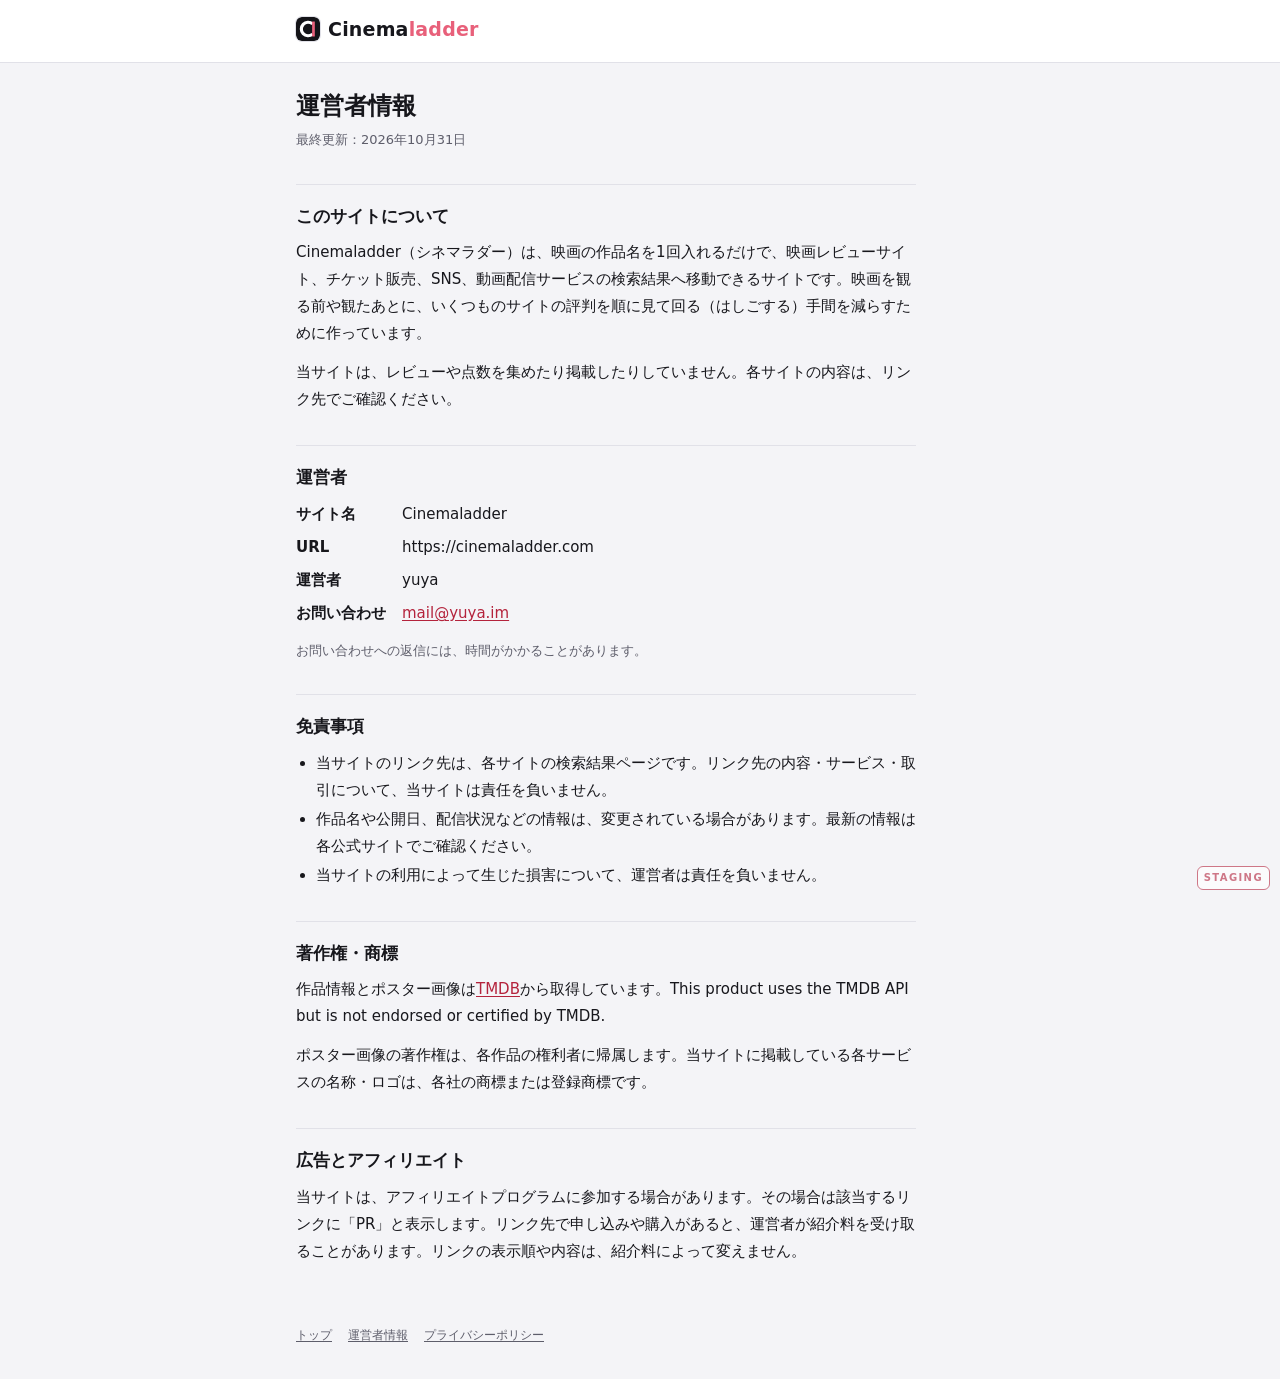
<file: about.html>
<!doctype html>
<html lang="ja">
<head>
<meta charset="utf-8">
<meta name="viewport" content="width=device-width,initial-scale=1,viewport-fit=cover">
<title>運営者情報 - Cinemaladder</title>
<meta name="description" content="Cinemaladderの運営者情報、お問い合わせ先、免責事項です。">
<link rel="canonical" href="https://cinemaladder.com/about">
<link rel="icon" href="favicon.ico" sizes="48x48">
<link rel="icon" href="favicon.svg" type="image/svg+xml">
<link rel="apple-touch-icon" href="apple-touch-icon.png">
<meta name="theme-color" content="#FFFFFF" media="(prefers-color-scheme: light)">
<meta name="theme-color" content="#111115" media="(prefers-color-scheme: dark)">
<link rel="stylesheet" href="pages.css">
</head>
<body>
<header><div class="wrap"><a class="logo" href="./" aria-label="Cinemaladderトップへ"><svg class="mark" viewBox="0 0 32 32" width="24" height="24" aria-hidden="true"><rect width="32" height="32" rx="7" fill="#141418"/><path d="M22 9.2A9 9 0 1 0 22 22.8" fill="none" stroke="#FFFFFF" stroke-width="4.2"/><rect x="21.5" y="6" width="3.6" height="20" fill="#E8607A"/></svg><span>Cinema<span class="lad">ladder</span></span></a></div></header>
<main class="wrap">
<article>
<h1>運営者情報</h1>
<p class="lead">最終更新：2026年10月31日</p>

<h2>このサイトについて</h2>
<p>Cinemaladder（シネマラダー）は、映画の作品名を1回入れるだけで、映画レビューサイト、チケット販売、SNS、動画配信サービスの検索結果へ移動できるサイトです。映画を観る前や観たあとに、いくつものサイトの評判を順に見て回る（はしごする）手間を減らすために作っています。</p>
<p>当サイトは、レビューや点数を集めたり掲載したりしていません。各サイトの内容は、リンク先でご確認ください。</p>

<h2>運営者</h2>
<dl>
  <dt>サイト名</dt><dd>Cinemaladder</dd>
  <dt>URL</dt><dd>https://cinemaladder.com</dd>
  <dt>運営者</dt><dd>yuya</dd>
  <dt>お問い合わせ</dt><dd><a href="mailto:mail@yuya.im">mail@yuya.im</a></dd>
</dl>
<p class="note">お問い合わせへの返信には、時間がかかることがあります。</p>

<h2>免責事項</h2>
<ul>
  <li>当サイトのリンク先は、各サイトの検索結果ページです。リンク先の内容・サービス・取引について、当サイトは責任を負いません。</li>
  <li>作品名や公開日、配信状況などの情報は、変更されている場合があります。最新の情報は各公式サイトでご確認ください。</li>
  <li>当サイトの利用によって生じた損害について、運営者は責任を負いません。</li>
</ul>

<h2>著作権・商標</h2>
<p>作品情報とポスター画像は<a href="https://www.themoviedb.org" target="_blank" rel="noopener">TMDB</a>から取得しています。This product uses the TMDB API but is not endorsed or certified by TMDB.</p>
<p>ポスター画像の著作権は、各作品の権利者に帰属します。当サイトに掲載している各サービスの名称・ロゴは、各社の商標または登録商標です。</p>

<h2>広告とアフィリエイト</h2>
<p>当サイトは、アフィリエイトプログラムに参加する場合があります。その場合は該当するリンクに「PR」と表示します。リンク先で申し込みや購入があると、運営者が紹介料を受け取ることがあります。リンクの表示順や内容は、紹介料によって変えません。</p>
</article>
</main>
<footer><div class="wrap"><a href="./">トップ</a><a href="about">運営者情報</a><a href="privacy">プライバシーポリシー</a></div></footer>
<p class="envbadge" id="envbadge" hidden aria-hidden="true">STAGING</p>
<script>document.getElementById("envbadge").hidden=/^(www\.)?cinemaladder\.com$/.test(location.hostname)</script>
</body>
</html>
</file>
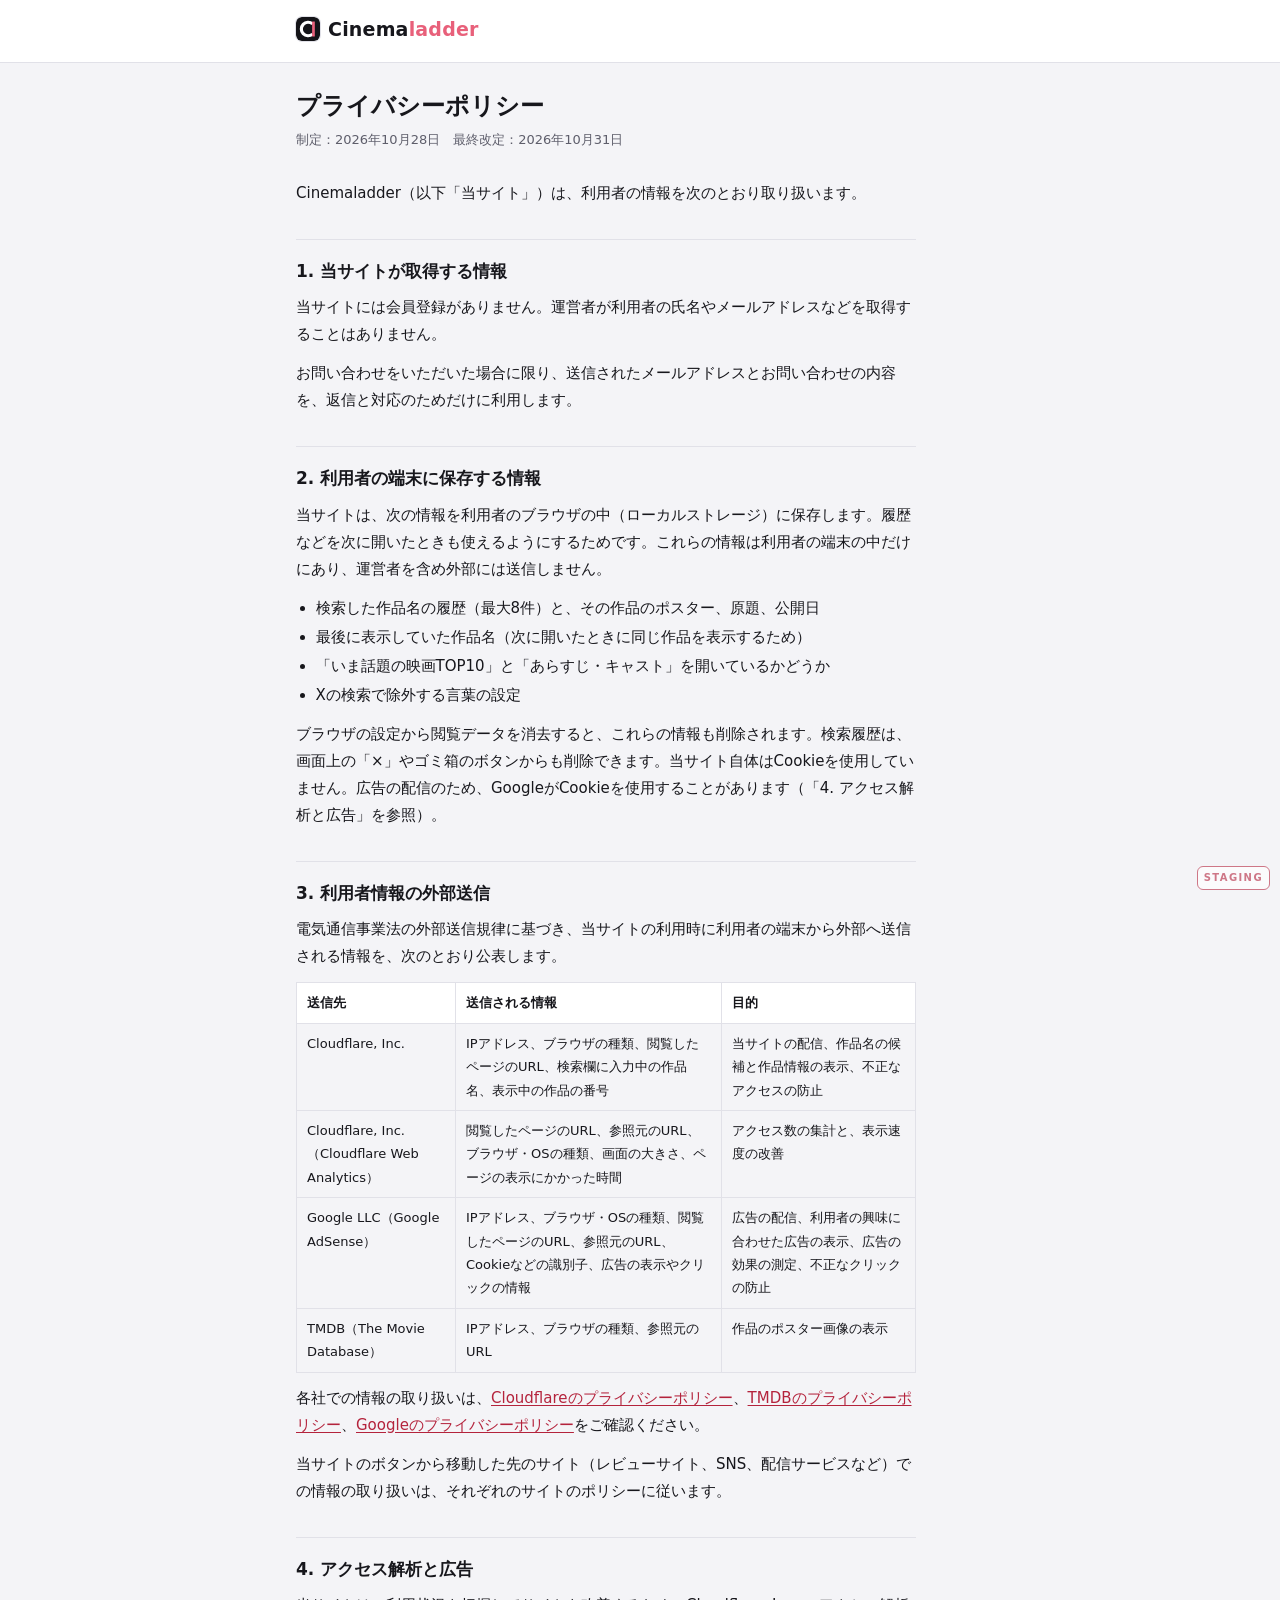
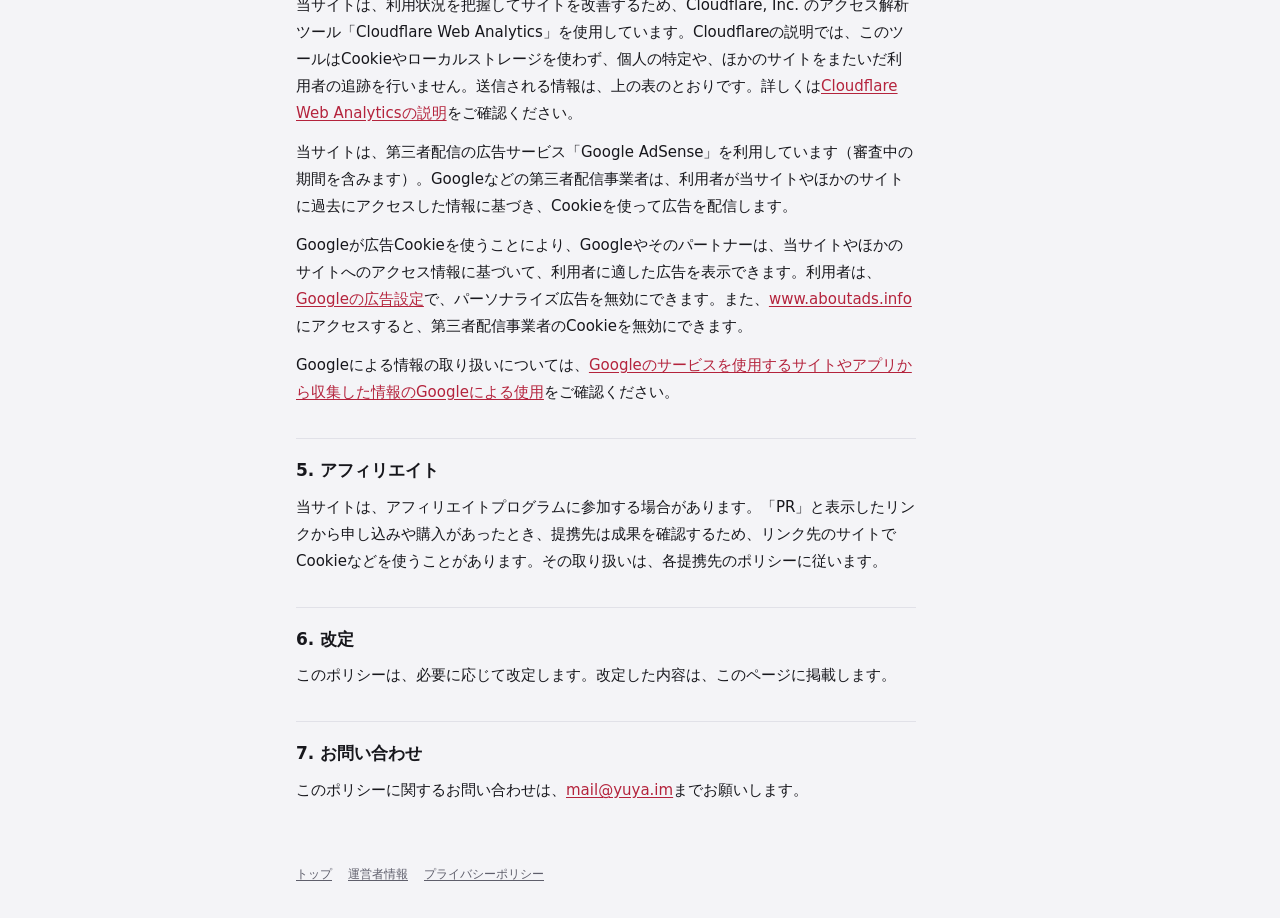
<file: privacy.html>
<!doctype html>
<html lang="ja">
<head>
<meta charset="utf-8">
<meta name="viewport" content="width=device-width,initial-scale=1,viewport-fit=cover">
<title>プライバシーポリシー - Cinemaladder</title>
<meta name="description" content="Cinemaladderのプライバシーポリシーと、利用者情報の外部送信についての公表事項です。">
<link rel="canonical" href="https://cinemaladder.com/privacy">
<link rel="icon" href="favicon.ico" sizes="48x48">
<link rel="icon" href="favicon.svg" type="image/svg+xml">
<link rel="apple-touch-icon" href="apple-touch-icon.png">
<meta name="theme-color" content="#FFFFFF" media="(prefers-color-scheme: light)">
<meta name="theme-color" content="#111115" media="(prefers-color-scheme: dark)">
<link rel="stylesheet" href="pages.css">
</head>
<body>
<header><div class="wrap"><a class="logo" href="./" aria-label="Cinemaladderトップへ"><svg class="mark" viewBox="0 0 32 32" width="24" height="24" aria-hidden="true"><rect width="32" height="32" rx="7" fill="#141418"/><path d="M22 9.2A9 9 0 1 0 22 22.8" fill="none" stroke="#FFFFFF" stroke-width="4.2"/><rect x="21.5" y="6" width="3.6" height="20" fill="#E8607A"/></svg><span>Cinema<span class="lad">ladder</span></span></a></div></header>
<main class="wrap">
<article>
<h1>プライバシーポリシー</h1>
<p class="lead">制定：2026年10月28日　最終改定：2026年10月31日</p>

<p>Cinemaladder（以下「当サイト」）は、利用者の情報を次のとおり取り扱います。</p>

<h2>1. 当サイトが取得する情報</h2>
<p>当サイトには会員登録がありません。運営者が利用者の氏名やメールアドレスなどを取得することはありません。</p>
<p>お問い合わせをいただいた場合に限り、送信されたメールアドレスとお問い合わせの内容を、返信と対応のためだけに利用します。</p>

<h2>2. 利用者の端末に保存する情報</h2>
<p>当サイトは、次の情報を利用者のブラウザの中（ローカルストレージ）に保存します。履歴などを次に開いたときも使えるようにするためです。これらの情報は利用者の端末の中だけにあり、運営者を含め外部には送信しません。</p>
<ul>
  <li>検索した作品名の履歴（最大8件）と、その作品のポスター、原題、公開日</li>
  <li>最後に表示していた作品名（次に開いたときに同じ作品を表示するため）</li>
  <li>「いま話題の映画TOP10」と「あらすじ・キャスト」を開いているかどうか</li>
  <li>Xの検索で除外する言葉の設定</li>
</ul>
<p>ブラウザの設定から閲覧データを消去すると、これらの情報も削除されます。検索履歴は、画面上の「×」やゴミ箱のボタンからも削除できます。当サイト自体はCookieを使用していません。広告の配信のため、GoogleがCookieを使用することがあります（「4. アクセス解析と広告」を参照）。</p>

<h2>3. 利用者情報の外部送信</h2>
<p>電気通信事業法の外部送信規律に基づき、当サイトの利用時に利用者の端末から外部へ送信される情報を、次のとおり公表します。</p>
<div class="tbl"><table>
  <thead><tr><th>送信先</th><th>送信される情報</th><th>目的</th></tr></thead>
  <tbody>
    <tr><td>Cloudflare, Inc.</td><td>IPアドレス、ブラウザの種類、閲覧したページのURL、検索欄に入力中の作品名、表示中の作品の番号</td><td>当サイトの配信、作品名の候補と作品情報の表示、不正なアクセスの防止</td></tr>
    <tr><td>Cloudflare, Inc.（Cloudflare Web Analytics）</td><td>閲覧したページのURL、参照元のURL、ブラウザ・OSの種類、画面の大きさ、ページの表示にかかった時間</td><td>アクセス数の集計と、表示速度の改善</td></tr>
    <tr><td>Google LLC（Google AdSense）</td><td>IPアドレス、ブラウザ・OSの種類、閲覧したページのURL、参照元のURL、Cookieなどの識別子、広告の表示やクリックの情報</td><td>広告の配信、利用者の興味に合わせた広告の表示、広告の効果の測定、不正なクリックの防止</td></tr>
    <tr><td>TMDB（The Movie Database）</td><td>IPアドレス、ブラウザの種類、参照元のURL</td><td>作品のポスター画像の表示</td></tr>
  </tbody>
</table></div>
<p>各社での情報の取り扱いは、<a href="https://www.cloudflare.com/ja-jp/privacypolicy/" target="_blank" rel="noopener">Cloudflareのプライバシーポリシー</a>、<a href="https://www.themoviedb.org/privacy-policy" target="_blank" rel="noopener">TMDBのプライバシーポリシー</a>、<a href="https://policies.google.com/privacy?hl=ja" target="_blank" rel="noopener">Googleのプライバシーポリシー</a>をご確認ください。</p>
<p>当サイトのボタンから移動した先のサイト（レビューサイト、SNS、配信サービスなど）での情報の取り扱いは、それぞれのサイトのポリシーに従います。</p>

<h2>4. アクセス解析と広告</h2>
<p>当サイトは、利用状況を把握してサイトを改善するため、Cloudflare, Inc. のアクセス解析ツール「Cloudflare Web Analytics」を使用しています。Cloudflareの説明では、このツールはCookieやローカルストレージを使わず、個人の特定や、ほかのサイトをまたいだ利用者の追跡を行いません。送信される情報は、上の表のとおりです。詳しくは<a href="https://www.cloudflare.com/ja-jp/web-analytics/" target="_blank" rel="noopener">Cloudflare Web Analyticsの説明</a>をご確認ください。</p>
<p>当サイトは、第三者配信の広告サービス「Google AdSense」を利用しています（審査中の期間を含みます）。Googleなどの第三者配信事業者は、利用者が当サイトやほかのサイトに過去にアクセスした情報に基づき、Cookieを使って広告を配信します。</p>
<p>Googleが広告Cookieを使うことにより、Googleやそのパートナーは、当サイトやほかのサイトへのアクセス情報に基づいて、利用者に適した広告を表示できます。利用者は、<a href="https://adssettings.google.com/" target="_blank" rel="noopener">Googleの広告設定</a>で、パーソナライズ広告を無効にできます。また、<a href="https://www.aboutads.info/choices/" target="_blank" rel="noopener">www.aboutads.info</a>にアクセスすると、第三者配信事業者のCookieを無効にできます。</p>
<p>Googleによる情報の取り扱いについては、<a href="https://policies.google.com/technologies/partner-sites?hl=ja" target="_blank" rel="noopener">Googleのサービスを使用するサイトやアプリから収集した情報のGoogleによる使用</a>をご確認ください。</p>

<h2>5. アフィリエイト</h2>
<p>当サイトは、アフィリエイトプログラムに参加する場合があります。「PR」と表示したリンクから申し込みや購入があったとき、提携先は成果を確認するため、リンク先のサイトでCookieなどを使うことがあります。その取り扱いは、各提携先のポリシーに従います。</p>

<h2>6. 改定</h2>
<p>このポリシーは、必要に応じて改定します。改定した内容は、このページに掲載します。</p>

<h2>7. お問い合わせ</h2>
<p>このポリシーに関するお問い合わせは、<a href="mailto:mail@yuya.im">mail@yuya.im</a>までお願いします。</p>
</article>
</main>
<footer><div class="wrap"><a href="./">トップ</a><a href="about">運営者情報</a><a href="privacy">プライバシーポリシー</a></div></footer>
<p class="envbadge" id="envbadge" hidden aria-hidden="true">STAGING</p>
<script>document.getElementById("envbadge").hidden=/^(www\.)?cinemaladder\.com$/.test(location.hostname)</script>
</body>
</html>
</file>
<file: pages.css>
/* 運営者情報・プライバシーポリシーなど、文章だけのページ用。色はトップページと同じ */
:root{
  --bg:#F4F4F7;--surface:#FFFFFF;--fg:#17171C;--muted:#5E5E6B;--line:#E1E1E8;
  --brand:#E8607A;--accent:#B4233C;
  --font:"Hiragino Sans","Hiragino Kaku Gothic ProN","Noto Sans JP","Yu Gothic UI",Meiryo,system-ui,sans-serif;
  color-scheme:light;
}
@media (prefers-color-scheme:dark){:root{--bg:#111115;--surface:#1A1A20;--fg:#ECECF1;--muted:#A0A0AC;--line:#2C2C35;--accent:#E8607A;color-scheme:dark}}
*{box-sizing:border-box}
html{padding-top:env(safe-area-inset-top,0px);padding-bottom:env(safe-area-inset-bottom,0px)}
body{margin:0;background:var(--bg);color:var(--fg);font-family:var(--font);font-size:15px;line-height:1.8;font-feature-settings:"palt" 1;text-autospace:normal}
a{color:var(--accent);text-underline-offset:2px}
:focus-visible{outline:2px solid var(--accent);outline-offset:2px}
.wrap{max-width:720px;margin:0 auto;padding-left:max(16px,env(safe-area-inset-left,0px));padding-right:max(16px,env(safe-area-inset-right,0px))}
body > header{background:var(--surface);border-bottom:1px solid var(--line)}
body > header .wrap{padding-block:12px}
.logo{display:inline-flex;align-items:center;gap:8px;font-weight:800;font-size:19px;color:inherit;text-decoration:none;letter-spacing:.01em}
.logo .lad{color:var(--brand)}
.logo .mark{width:24px;height:24px;border-radius:6px;box-shadow:0 0 0 1px var(--line)}
main.wrap{padding-block:28px 40px}
article{max-width:65ch}
h1{font-size:24px;line-height:1.3;margin:0 0 6px;text-wrap:balance}
.lead{color:var(--muted);font-size:13px;margin:0 0 28px}
h2{font-size:17px;margin:32px 0 8px;padding-top:16px;border-top:1px solid var(--line)}
h3{font-size:15px;margin:20px 0 4px}
p,ul,ol,dl{margin:0 0 12px}
ul,ol{padding-left:1.3em}
li{margin:2px 0}
dl{display:grid;grid-template-columns:max-content minmax(0,1fr);gap:6px 16px}
dt{font-weight:700}
dd{margin:0;min-width:0;overflow-wrap:anywhere}
.tbl{overflow-x:auto;margin:0 0 12px}
table{border-collapse:collapse;font-size:13px;min-width:520px;width:100%}
th,td{border:1px solid var(--line);padding:8px 10px;text-align:left;vertical-align:top}
th{background:var(--surface)}
.note{font-size:13px;color:var(--muted)}
body > footer .wrap{padding-block:8px 32px;font-size:12px;color:var(--muted);display:flex;gap:16px;flex-wrap:wrap}
body > footer a{color:inherit}
/* 本番以外で開いたときだけ右下に薄く出す目印 */
.envbadge{position:fixed;right:calc(10px + env(safe-area-inset-right,0px));bottom:calc(10px + env(safe-area-inset-bottom,0px));z-index:30;margin:0;pointer-events:none;
  font-size:10px;font-weight:800;letter-spacing:.14em;color:var(--accent);border:1px solid currentColor;border-radius:6px;padding:2px 6px;background:var(--surface);opacity:.6}
</file>
